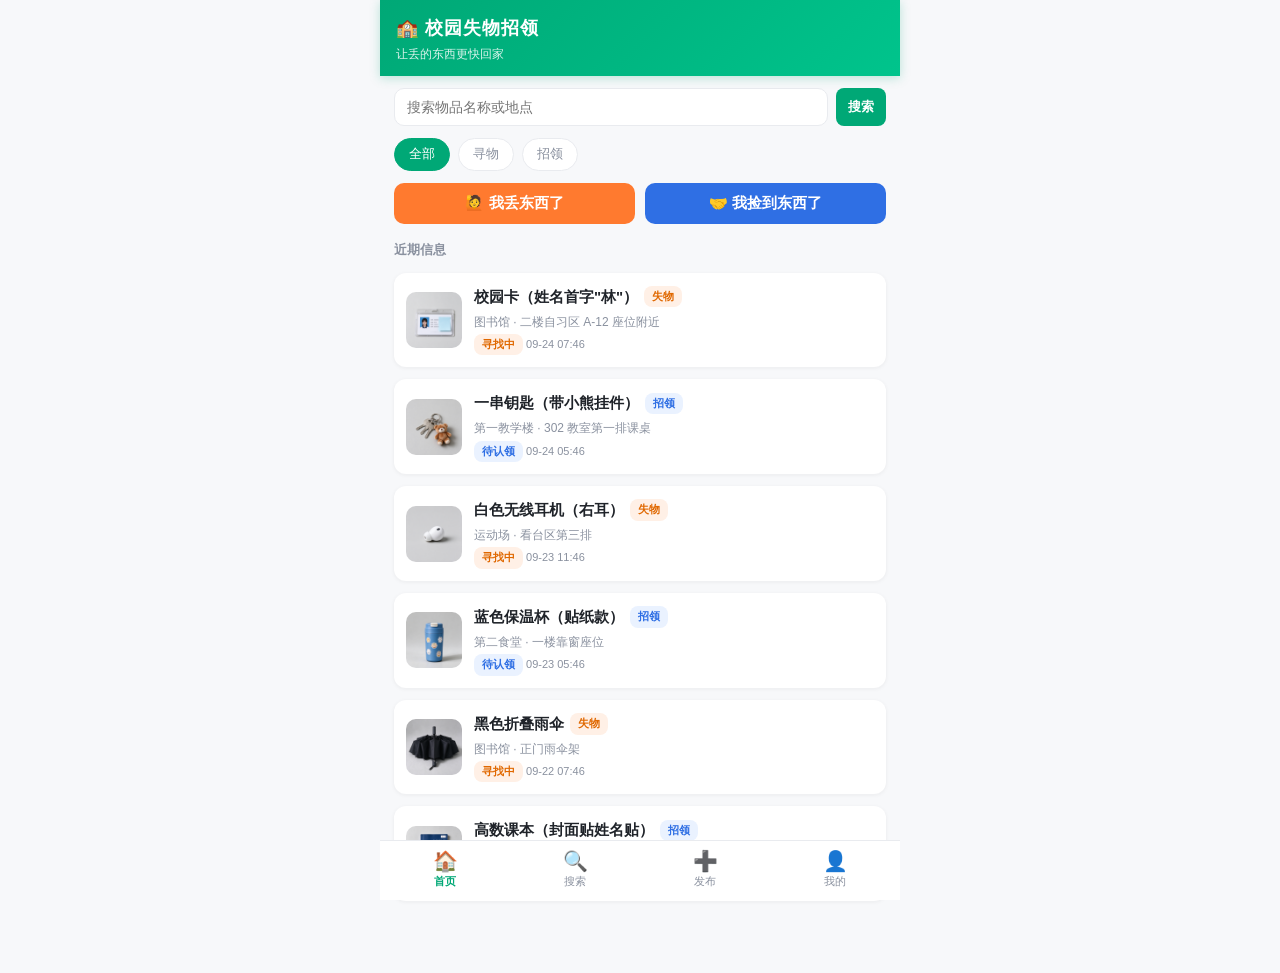
<file: index.html>
<!DOCTYPE html>
<html lang="zh-CN">
<head>
  <meta charset="UTF-8">
  <meta name="viewport" content="width=device-width, initial-scale=1">
  <title>校园失物招领</title>
  <link rel="stylesheet" href="css/style.css">
  <link rel="icon" type="image/svg+xml" href="data:image/svg+xml,%3Csvg xmlns='http://www.w3.org/2000/svg' viewBox='0 0 64 64'%3E%3Crect width='64' height='64' rx='14' fill='%2300A876'/%3E%3Ctext x='32' y='44' font-size='32' text-anchor='middle' fill='white'%3E%E6%8D%A1%3C/text%3E%3C/svg%3E">
</head>
<body>
  <!-- 视图容器：所有页面由 app.js 按 hash 路由渲染 -->
  <div class="app" id="view"></div>

  <!-- 脚本按依赖顺序加载：数据层 → 工具层 → 视图层 -->
  <script src="js/store.js"></script>
  <script src="js/utils.js"></script>
  <script src="js/app.js"></script>
</body>
</html>
</file>
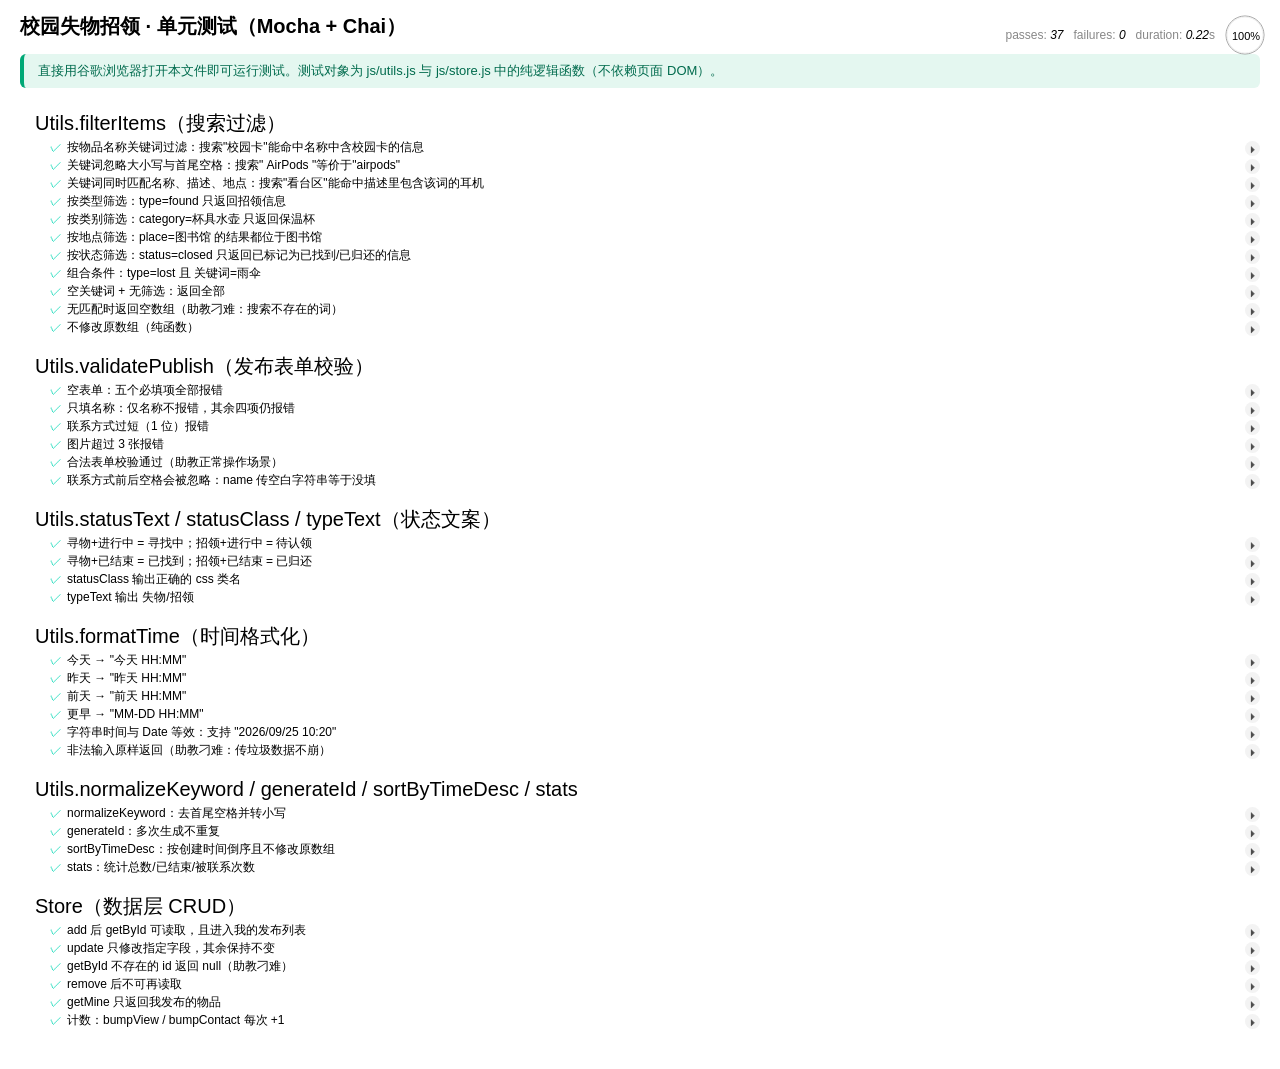
<file: test/test.html>
<!DOCTYPE html>
<html lang="zh-CN">
<head>
  <meta charset="UTF-8">
  <meta name="viewport" content="width=device-width, initial-scale=1">
  <title>校园失物招领 · 单元测试</title>
  <link rel="stylesheet" href="lib/mocha.css">
  <style>
    body { font-family: "Microsoft YaHei", sans-serif; padding: 0 20px 40px; }
    h1 { font-size: 20px; }
    .tip { background: #E4F7F0; border-left: 4px solid #00A876; padding: 8px 14px; border-radius: 6px; font-size: 13px; color: #006B4D; margin: 10px 0 20px; }
    #mocha { margin: 0; }
  </style>
</head>
<body>
  <h1>校园失物招领 · 单元测试（Mocha + Chai）</h1>
  <div class="tip">直接用谷歌浏览器打开本文件即可运行测试。测试对象为 js/utils.js 与 js/store.js 中的纯逻辑函数（不依赖页面 DOM）。</div>
  <div id="mocha"></div>

  <script src="lib/mocha.js"></script>
  <script src="lib/chai.min.js"></script>
  <script>mocha.setup('bdd');</script>

  <!-- 被测模块：数据层 + 工具层（不含视图层 app.js，保持纯逻辑可测） -->
  <script src="../js/store.js"></script>
  <script src="../js/utils.js"></script>

  <script>
  /* ============================================================
     测试数据构造思路：
     1) 以 Store 种子数据（6 条真实示例）为基线；
     2) 对每个函数补充边界输入：空字符串、空白、大小写混合、
        非法日期、超长/过短文本、空数组、不存在的 id 等；
     3) 针对"助教刁难"场景设计用例：搜索特殊词无结果、
        联系方式只有 1 位、图片 4 张、重复 id 等。
     ============================================================ */
  var assert = chai.assert;
  Store.init();               // 初始化种子数据（保证测试独立可运行）
  var SEED = Store.getAll();  // 种子数据

  /* ------------------------------------------------------------
     搜索过滤测试使用独立构造的 fixture 数据，不依赖 localStorage
     的真实状态（避免用户/助教手动操作过数据后导致用例失败）。
     ------------------------------------------------------------ */
  var FIX = [
    { id: 'f1', type: 'lost', name: '校园卡', category: '证件卡片', place: '图书馆', placeDetail: '二楼自习区', desc: '蓝色校园卡', status: 'open', createdAt: 5 },
    { id: 'f2', type: 'found', name: '白色无线耳机', category: '数码电子', place: '运动场', placeDetail: '看台区', desc: '白色 AirPods 风格无线耳机，右耳', status: 'open', createdAt: 4 },
    { id: 'f3', type: 'lost', name: '黑色折叠雨伞', category: '服饰箱包', place: '图书馆', placeDetail: '正门', desc: '自动伞', status: 'open', createdAt: 3 },
    { id: 'f4', type: 'found', name: '蓝色保温杯', category: '杯具水壶', place: '第二食堂', placeDetail: '靠窗座位', desc: '贴纸款', status: 'closed', createdAt: 2 },
    { id: 'f5', type: 'lost', name: '高数课本', category: '书籍文具', place: '第一教学楼', placeDetail: '302 教室', desc: '封面贴姓名贴', status: 'open', createdAt: 1 },
    { id: 'f6', type: 'found', name: '一串钥匙', category: '钥匙门禁', place: '宿舍区', placeDetail: '一楼大厅', desc: '小熊挂件', status: 'open', createdAt: 0 }
  ];

  describe('Utils.filterItems（搜索过滤）', function () {

    it('按物品名称关键词过滤：搜索"校园卡"能命中名称中含校园卡的信息', function () {
      var res = Utils.filterItems(FIX, { keyword: '校园卡' });
      assert.ok(res.length >= 1, '至少命中 1 条');
      res.forEach(function (it) { assert.match(it.name, /校园卡/); });
    });

    it('关键词忽略大小写与首尾空格：搜索"  AirPods  "等价于"airpods"', function () {
      var a = Utils.filterItems(FIX, { keyword: '  AirPods  ' });
      var b = Utils.filterItems(FIX, { keyword: 'airpods' });
      assert.deepEqual(a.map(function (x) { return x.id; }), b.map(function (x) { return x.id; }));
    });

    it('关键词同时匹配名称、描述、地点：搜索"看台区"能命中描述里包含该词的耳机', function () {
      var res = Utils.filterItems(FIX, { keyword: '看台区' });
      assert.ok(res.length >= 1);
      assert.equal(res[0].name, '白色无线耳机');
    });

    it('按类型筛选：type=found 只返回招领信息', function () {
      var res = Utils.filterItems(FIX, { type: 'found' });
      assert.ok(res.length > 0);
      res.forEach(function (it) { assert.equal(it.type, 'found'); });
    });

    it('按类别筛选：category=杯具水壶 只返回保温杯', function () {
      var res = Utils.filterItems(FIX, { category: '杯具水壶' });
      assert.equal(res.length, 1);
      assert.equal(res[0].name, '蓝色保温杯');
    });

    it('按地点筛选：place=图书馆 的结果都位于图书馆', function () {
      var res = Utils.filterItems(FIX, { place: '图书馆' });
      assert.ok(res.length >= 2);
      res.forEach(function (it) { assert.equal(it.place, '图书馆'); });
    });

    it('按状态筛选：status=closed 只返回已标记为已找到/已归还的信息', function () {
      var res = Utils.filterItems(FIX, { status: 'closed' });
      assert.equal(res.length, 1);
      assert.equal(res[0].id, 'f4');
      var open = Utils.filterItems(FIX, { status: 'open' });
      assert.equal(open.length, 5);
    });

    it('组合条件：type=lost 且 关键词=雨伞', function () {
      var res = Utils.filterItems(FIX, { type: 'lost', keyword: '雨伞' });
      assert.equal(res.length, 1);
      assert.equal(res[0].name, '黑色折叠雨伞');
    });

    it('空关键词 + 无筛选：返回全部', function () {
      var res = Utils.filterItems(FIX, { keyword: '' });
      assert.equal(res.length, FIX.length);
    });

    it('无匹配时返回空数组（助教刁难：搜索不存在的词）', function () {
      var res = Utils.filterItems(FIX, { keyword: '月球车' });
      assert.equal(res.length, 0);
    });

    it('不修改原数组（纯函数）', function () {
      var before = FIX.map(function (it) { return it.id; });
      Utils.filterItems(FIX, { keyword: '校园卡' });
      var after = FIX.map(function (it) { return it.id; });
      assert.deepEqual(before, after);
    });
  });

  describe('Utils.validatePublish（发布表单校验）', function () {

    it('空表单：五个必填项全部报错', function () {
      var res = Utils.validatePublish({ name: '', category: '', place: '', time: '', contact: '' });
      assert.equal(res.ok, false);
      ['name', 'category', 'place', 'time', 'contact'].forEach(function (f) {
        assert.ok(res.errors[f], '缺少 ' + f + ' 的报错');
      });
    });

    it('只填名称：仅名称不报错，其余四项仍报错', function () {
      var res = Utils.validatePublish({ name: '校园卡', category: '', place: '', time: '', contact: '' });
      assert.equal(res.ok, false);
      assert.equal(res.errors.name, undefined);
      assert.ok(res.errors.category && res.errors.place && res.errors.time && res.errors.contact);
    });

    it('联系方式过短（1 位）报错', function () {
      var res = Utils.validatePublish({ name: '校园卡', category: '证件卡片', place: '图书馆', time: '2026/10/01 10:00', contact: 'a' });
      assert.equal(res.ok, false);
      assert.match(res.errors.contact, /过短/);
    });

    it('图片超过 3 张报错', function () {
      var res = Utils.validatePublish({ name: '校园卡', category: '证件卡片', place: '图书馆', time: '2026/10/01 10:00', contact: '123456', images: [1, 2, 3, 4] });
      assert.equal(res.ok, false);
      assert.ok(res.errors.images);
    });

    it('合法表单校验通过（助教正常操作场景）', function () {
      var res = Utils.validatePublish({ name: '蓝色保温杯', category: '杯具水壶', place: '图书馆', time: '2026/10/01 10:00', contact: '13800002024', desc: '杯身有贴纸' });
      assert.equal(res.ok, true);
    });

    it('联系方式前后空格会被忽略：name 传空白字符串等于没填', function () {
      var res = Utils.validatePublish({ name: '   ', category: '证件卡片', place: '图书馆', time: 'x', contact: '13800002024' });
      assert.equal(res.ok, false);
      assert.ok(res.errors.name);
    });
  });

  describe('Utils.statusText / statusClass / typeText（状态文案）', function () {

    it('寻物+进行中 = 寻找中；招领+进行中 = 待认领', function () {
      assert.equal(Utils.statusText({ type: 'lost', status: 'open' }), '寻找中');
      assert.equal(Utils.statusText({ type: 'found', status: 'open' }), '待认领');
    });

    it('寻物+已结束 = 已找到；招领+已结束 = 已归还', function () {
      assert.equal(Utils.statusText({ type: 'lost', status: 'closed' }), '已找到');
      assert.equal(Utils.statusText({ type: 'found', status: 'closed' }), '已归还');
    });

    it('statusClass 输出正确的 css 类名', function () {
      assert.equal(Utils.statusClass({ type: 'lost', status: 'open' }), 'open lost');
      assert.equal(Utils.statusClass({ type: 'found', status: 'closed' }), 'closed');
    });

    it('typeText 输出 失物/招领', function () {
      assert.equal(Utils.typeText({ type: 'lost' }), '失物');
      assert.equal(Utils.typeText({ type: 'found' }), '招领');
    });
  });

  describe('Utils.formatTime（时间格式化）', function () {

    var now = new Date(2026, 9, 8, 14, 0); // 2026-10-08 14:00

    it('今天 → "今天 HH:MM"', function () {
      assert.equal(Utils.formatTime(new Date(2026, 9, 8, 9, 5), now), '今天 09:05');
    });

    it('昨天 → "昨天 HH:MM"', function () {
      assert.equal(Utils.formatTime(new Date(2026, 9, 7, 16, 30), now), '昨天 16:30');
    });

    it('前天 → "前天 HH:MM"', function () {
      assert.equal(Utils.formatTime(new Date(2026, 9, 6, 12, 0), now), '前天 12:00');
    });

    it('更早 → "MM-DD HH:MM"', function () {
      assert.equal(Utils.formatTime(new Date(2026, 8, 23, 9, 15), now), '09-23 09:15');
    });

    it('字符串时间与 Date 等效：支持 "2026/09/25 10:20"', function () {
      assert.equal(Utils.formatTime('2026/09/25 10:20', now), '09-25 10:20');
    });

    it('非法输入原样返回（助教刁难：传垃圾数据不崩）', function () {
      assert.equal(Utils.formatTime('not-a-date', now), 'not-a-date');
      assert.equal(Utils.formatTime(null, now), '');
    });
  });

  describe('Utils.normalizeKeyword / generateId / sortByTimeDesc / stats', function () {

    it('normalizeKeyword：去首尾空格并转小写', function () {
      assert.equal(Utils.normalizeKeyword('  AirPods  '), 'airpods');
      assert.equal(Utils.normalizeKeyword(undefined), '');
    });

    it('generateId：多次生成不重复', function () {
      var ids = {};
      for (var i = 0; i < 200; i++) {
        var id = Utils.generateId();
        assert.ok(!ids[id], 'ID 重复: ' + id);
        ids[id] = 1;
      }
    });

    it('sortByTimeDesc：按创建时间倒序且不修改原数组', function () {
      var arr = [{ createdAt: 1 }, { createdAt: 3 }, { createdAt: 2 }];
      var sorted = Utils.sortByTimeDesc(arr);
      assert.deepEqual(sorted.map(function (x) { return x.createdAt; }), [3, 2, 1]);
      assert.deepEqual(arr.map(function (x) { return x.createdAt; }), [1, 3, 2]);
    });

    it('stats：统计总数/已结束/被联系次数', function () {
      var s = Utils.stats([
        { status: 'closed', contacts: 2 },
        { status: 'open', contacts: 1 },
        { status: 'closed', contacts: 0 }
      ]);
      assert.deepEqual(s, { total: 3, closed: 2, helped: 3 });
    });
  });

  describe('Store（数据层 CRUD）', function () {

    it('add 后 getById 可读取，且进入我的发布列表', function () {
      var item = { id: 't1', type: 'lost', name: '测试物品', category: '书籍文具', place: '体育馆', time: 'x', contact: '12345', status: 'open', createdAt: Date.now(), images: [] };
      Store.add(item);
      assert.equal(Store.getById('t1').name, '测试物品');
      assert.ok(Store.isMine('t1'));
      Store.remove('t1');
    });

    it('update 只修改指定字段，其余保持不变', function () {
      var before = Store.getById('seed2');
      Store.update('seed2', { status: 'closed' });
      var after = Store.getById('seed2');
      assert.equal(after.status, 'closed');
      assert.equal(after.name, before.name);
      Store.update('seed2', { status: 'open' });
    });

    it('getById 不存在的 id 返回 null（助教刁难）', function () {
      assert.equal(Store.getById('no-such-id'), null);
    });

    it('remove 后不可再读取', function () {
      Store.add({ id: 't2', type: 'lost', name: '待删除', category: '书籍文具', place: 'x', time: 'x', contact: 'x', status: 'open', createdAt: Date.now(), images: [] });
      Store.remove('t2');
      assert.equal(Store.getById('t2'), null);
    });

    it('getMine 只返回我发布的物品', function () {
      var mine = Store.getMine();
      assert.ok(mine.length >= 1);
      mine.forEach(function (it) { assert.equal(Store.isMine(it.id), true); });
    });

    it('计数：bumpView / bumpContact 每次 +1', function () {
      var before = Store.getById('seed3').views;
      Store.bumpView('seed3');
      assert.equal(Store.getById('seed3').views, before + 1);
    });
  });

  mocha.checkLeaks();
  mocha.run();
  </script>
</body>
</html>
</file>
<file: css/style.css>
/* ============================================================
   校园失物招领 · 全局样式
   主色 #00A876 ｜ 寻物橙 #FF7A2F ｜ 招领蓝 #2F6FE4
   背景浅灰 #F7F8FA，卡片白底，圆角轻阴影
   ============================================================ */
* { margin: 0; padding: 0; box-sizing: border-box; -webkit-tap-highlight-color: transparent; }

:root {
  --green: #00A876;
  --green-dark: #00895f;
  --green-light: #E4F7F0;
  --orange: #FF7A2F;
  --orange-bg: #FFF0E6;
  --orange-deep: #E06800;
  --blue: #2F6FE4;
  --blue-bg: #EAF2FF;
  --red: #E5484D;
  --text: #1F2329;
  --text-2: #8A919F;
  --border: #E9EBEF;
  --bg: #F7F8FA;
  --card: #FFFFFF;
}

html, body { height: 100%; }

body {
  font-family: "PingFang SC", "Microsoft YaHei", "Helvetica Neue", Arial, sans-serif;
  background: var(--bg);
  color: var(--text);
  font-size: 15px;
  line-height: 1.6;
}

/* ---------- App 容器：居中限宽，像手机应用 ---------- */
.app {
  max-width: 520px;
  margin: 0 auto;
  min-height: 100vh;
  background: var(--bg);
  position: relative;
  padding-bottom: 72px;
}

/* ---------- 顶栏 ---------- */
.topbar {
  position: sticky;
  top: 0;
  z-index: 50;
  background: linear-gradient(135deg, #00A876, #00c48c);
  color: #fff;
  padding: 14px 16px 12px;
  box-shadow: 0 2px 10px rgba(0,168,118,.25);
}
.topbar h1 { font-size: 18px; font-weight: 700; letter-spacing: 1px; }
.topbar .sub { font-size: 12px; opacity: .85; margin-top: 2px; }

/* ---------- 卡片 ---------- */
.card {
  background: var(--card);
  border-radius: 12px;
  box-shadow: 0 1px 4px rgba(31,35,41,.06);
  padding: 14px;
  margin: 12px 14px 0;
}

/* ---------- 标签胶囊 ---------- */
.chip {
  display: inline-block;
  font-size: 11px;
  padding: 2px 8px;
  border-radius: 8px;
  font-weight: 600;
  white-space: nowrap;
}
.chip.lost { background: var(--orange-bg); color: var(--orange-deep); }
.chip.found { background: var(--blue-bg); color: var(--blue); }
.chip.open.lost { background: var(--orange-bg); color: var(--orange-deep); }
.chip.open.found { background: var(--blue-bg); color: var(--blue); }
.chip.closed { background: #EDEEF0; color: #6B7280; }

/* ---------- 筛选胶囊组 ---------- */
.filter-row { display: flex; gap: 8px; flex-wrap: wrap; margin: 12px 14px 0; }
.filter-pill {
  font-size: 13px; padding: 5px 14px; border-radius: 999px;
  background: #fff; border: 1px solid var(--border); color: var(--text-2);
  cursor: pointer; user-select: none;
}
.filter-pill.active { background: var(--green); border-color: var(--green); color: #fff; }

/* ---------- 物品列表 ---------- */
.item-list { margin-top: 4px; }
.item-card {
  display: flex; gap: 12px; align-items: center;
  background: var(--card); border-radius: 12px; box-shadow: 0 1px 4px rgba(31,35,41,.06);
  padding: 12px; margin: 12px 14px 0; cursor: pointer;
  transition: transform .08s ease;
}
.item-card:active { transform: scale(.99); }
.item-thumb {
  width: 56px; height: 56px; border-radius: 10px; object-fit: cover;
  background: #F0F2F5; flex-shrink: 0;
}
.item-thumb.ph { display:flex; align-items:center; justify-content:center; font-size:24px; }
.item-main { flex: 1; min-width: 0; }
.item-name { font-size: 15px; font-weight: 600; display: flex; align-items: center; gap: 6px; }
.item-meta { font-size: 12px; color: var(--text-2); margin-top: 4px; }
.item-status { font-size: 11px; color: var(--text-2); margin-top: 2px; }

/* ---------- 按钮 ---------- */
.btn {
  display: inline-flex; align-items: center; justify-content: center; gap: 6px;
  border: none; border-radius: 10px; font-size: 15px; font-weight: 600;
  padding: 11px 18px; cursor: pointer; transition: opacity .12s ease;
}
.btn:active { opacity: .8; }
.btn-primary { background: var(--green); color: #fff; }
.btn-primary:hover { background: var(--green-dark); }
.btn-ghost { background: #F0F1F3; color: var(--text-2); }
.btn-orange { background: var(--orange); color: #fff; }
.btn-blue { background: var(--blue); color: #fff; }
.btn-block { width: 100%; }
.btn-sm { font-size: 13px; padding: 6px 12px; border-radius: 8px; }

/* ---------- 双发布按钮 ---------- */
.double-actions { display: flex; gap: 10px; margin: 12px 14px 0; }
.double-actions .btn { flex: 1; }

/* ---------- 搜索框 ---------- */
.search-bar { display: flex; gap: 8px; margin: 12px 14px 0; }
.search-bar input {
  flex: 1; border: 1px solid var(--border); border-radius: 10px;
  padding: 10px 12px; font-size: 14px; background: #fff; outline: none;
}
.search-bar input:focus { border-color: var(--green); }

/* ---------- 表单 ---------- */
.form-group { margin-bottom: 14px; }
.form-label { font-size: 13px; font-weight: 600; margin-bottom: 6px; display: block; }
.form-label .req { color: var(--red); margin-left: 2px; }
.form-hint { font-size: 11px; color: var(--text-2); margin-top: 4px; }
.form-input, .form-textarea, .form-select {
  width: 100%; border: 1px solid var(--border); border-radius: 10px;
  padding: 10px 12px; font-size: 14px; background: #fff; outline: none; font-family: inherit;
}
.form-input:focus, .form-textarea:focus { border-color: var(--green); }
.form-textarea { min-height: 84px; resize: vertical; }
.form-input.error, .form-textarea.error { border-color: var(--red); background: #FFF7F7; }
.error-msg { font-size: 11px; color: var(--red); margin-top: 4px; display: none; }
.error-msg.show { display: block; }

/* 类别 / 地点选择 */
.option-pills { display: flex; flex-wrap: wrap; gap: 8px; }
.option-pill {
  font-size: 13px; padding: 6px 12px; border-radius: 999px;
  background: #F4F5F7; color: var(--text-2); cursor: pointer; border: 1px solid transparent;
  user-select: none;
}
.option-pill.active { background: var(--green-light); color: var(--green-dark); border-color: var(--green); font-weight: 600; }

/* 图片上传 */
.img-uploader { display: flex; gap: 10px; flex-wrap: wrap; }
.img-box {
  width: 68px; height: 68px; border-radius: 10px; overflow: hidden;
  position: relative; background: #F4F5F7; flex-shrink: 0;
}
.img-box img { width: 100%; height: 100%; object-fit: cover; }
.img-box .del {
  position: absolute; right: 2px; top: 2px; width: 18px; height: 18px; line-height: 16px;
  text-align: center; background: rgba(0,0,0,.55); color: #fff; border-radius: 50%;
  font-size: 12px; cursor: pointer;
}
.img-add {
  width: 68px; height: 68px; border-radius: 10px; border: 1.5px dashed #C9CDD4;
  display: flex; align-items: center; justify-content: center;
  font-size: 24px; color: var(--text-2); cursor: pointer; flex-shrink: 0;
}

/* ---------- 详情页 ---------- */
.detail-img {
  width: 100%; height: 220px; object-fit: cover; border-radius: 12px;
  background: var(--green-light); display: block;
}
.detail-tags { display: flex; gap: 8px; align-items: center; margin-top: 10px; }
.detail-view { font-size: 12px; color: var(--text-2); margin-left: auto; }
.info-row { display: flex; padding: 8px 0; border-bottom: 1px dashed var(--border); font-size: 14px; }
.info-row:last-child { border-bottom: none; }
.info-row .k { width: 76px; color: var(--text-2); flex-shrink: 0; }
.info-row .v { flex: 1; word-break: break-all; }
.contact-box {
  background: var(--green-light); border: 1px solid rgba(0,168,118,.35);
  border-radius: 10px; padding: 12px; margin-top: 10px;
}
.contact-box .line { font-size: 14px; margin: 4px 0; display: flex; justify-content: space-between; align-items: center; }

/* ---------- 弹窗 ---------- */
.modal-mask {
  position: fixed; inset: 0; background: rgba(15,18,22,.45); z-index: 100;
  display: none; align-items: center; justify-content: center;
}
.modal-mask.show { display: flex; }
.modal {
  width: calc(100% - 56px); max-width: 340px; background: #fff; border-radius: 18px;
  padding: 22px 20px; text-align: center; animation: pop .16s ease;
}
@keyframes pop { from { transform: scale(.94); opacity: 0; } to { transform: scale(1); opacity: 1; } }
.modal h3 { font-size: 17px; margin-bottom: 8px; }
.modal p { font-size: 13px; color: var(--text-2); margin-bottom: 16px; }
.modal .btn-row { display: flex; gap: 10px; }
.modal .btn-row .btn { flex: 1; }

/* toast */
.toast {
  position: fixed; left: 50%; bottom: 96px; transform: translateX(-50%) translateY(20px);
  background: rgba(31,35,41,.92); color: #fff; font-size: 13px;
  padding: 10px 18px; border-radius: 999px; z-index: 200;
  opacity: 0; pointer-events: none; transition: all .25s ease; white-space: nowrap;
}
.toast.show { opacity: 1; transform: translateX(-50%) translateY(0); }

/* ---------- 我的发布 ---------- */
.profile-card { display: flex; align-items: center; gap: 12px; }
.avatar {
  width: 48px; height: 48px; border-radius: 50%;
  background: linear-gradient(135deg, #00A876, #00c48c);
  color: #fff; font-size: 20px; font-weight: 700;
  display: flex; align-items: center; justify-content: center;
}
.badge-verify {
  display: inline-block; font-size: 10px; color: var(--green-dark);
  background: var(--green-light); border: 1px solid rgba(0,168,118,.4);
  padding: 1px 6px; border-radius: 6px; margin-left: 6px;
}
.stats-row { display: flex; text-align: center; padding: 14px 0 6px; }
.stats-row .stat { flex: 1; }
.stats-row .num { font-size: 20px; font-weight: 700; }
.stats-row .lbl { font-size: 11px; color: var(--text-2); }

/* 我的发布操作按钮 */
.my-ops { display: flex; gap: 8px; margin-top: 8px; }

/* ---------- 底部导航 ---------- */
.tabbar {
  position: fixed; bottom: 0; left: 50%; transform: translateX(-50%);
  width: 100%; max-width: 520px; height: 60px;
  background: #fff; border-top: 1px solid var(--border);
  display: flex; z-index: 60;
}
.tabbar .tab {
  flex: 1; display: flex; flex-direction: column; align-items: center; justify-content: center;
  gap: 2px; font-size: 11px; color: var(--text-2); cursor: pointer; user-select: none;
}
.tabbar .tab .ico { font-size: 20px; line-height: 1; }
.tabbar .tab.active { color: var(--green); font-weight: 600; }

/* ---------- 空态 ---------- */
.empty {
  text-align: center; padding: 60px 20px; color: var(--text-2);
}
.empty .big { font-size: 44px; margin-bottom: 10px; }
.empty p { font-size: 14px; }
.empty .sub { font-size: 12px; margin-top: 4px; }

/* ---------- 工具 ---------- */
.section-title { font-size: 13px; font-weight: 700; color: var(--text-2); margin: 16px 14px 0; }
.hidden { display: none !important; }
</file>
<file: test/lib/mocha.css>
@charset "utf-8";

:root {
  --mocha-color: #000;
  --mocha-bg-color: #fff;
  --mocha-pass-icon-color: #00d6b2;
  --mocha-pass-color: #fff;
  --mocha-pass-shadow-color: rgba(0,0,0,.2);
  --mocha-pass-mediump-color: #c09853;
  --mocha-pass-slow-color: #b94a48;
  --mocha-test-pending-color: #0b97c4;
  --mocha-test-pending-icon-color: #0b97c4;
  --mocha-test-fail-color: #c00;
  --mocha-test-fail-icon-color: #c00;
  --mocha-test-fail-pre-color: #000;
  --mocha-test-fail-pre-error-color: #c00;
  --mocha-test-html-error-color: #000;
  --mocha-box-shadow-color: #eee;
  --mocha-box-bottom-color: #ddd;
  --mocha-test-replay-color: #000;
  --mocha-test-replay-bg-color: #eee;
  --mocha-stats-color: #888;
  --mocha-stats-em-color: #000;
  --mocha-stats-hover-color: #eee;
  --mocha-error-color: #c00;

  --mocha-code-comment:  #ddd;
  --mocha-code-init: #2f6fad;
  --mocha-code-string: #5890ad;
  --mocha-code-keyword: #8a6343;
  --mocha-code-number: #2f6fad;
}

@media (prefers-color-scheme: dark) {
  :root {
     --mocha-color: #fff;
     --mocha-bg-color: #222;
     --mocha-pass-icon-color: #00d6b2;
     --mocha-pass-color: #222;
     --mocha-pass-shadow-color: rgba(255,255,255,.2);
     --mocha-pass-mediump-color: #f1be67;
     --mocha-pass-slow-color: #f49896;
     --mocha-test-pending-color: #0b97c4;
     --mocha-test-pending-icon-color: #0b97c4;
     --mocha-test-fail-color: #f44;
     --mocha-test-fail-icon-color: #f44;
     --mocha-test-fail-pre-color: #fff;
     --mocha-test-fail-pre-error-color: #f44;
     --mocha-test-html-error-color: #fff;
     --mocha-box-shadow-color: #444;
     --mocha-box-bottom-color: #555;
     --mocha-test-replay-color: #fff;
     --mocha-test-replay-bg-color: #444;
     --mocha-stats-color: #aaa;
     --mocha-stats-em-color: #fff;
     --mocha-stats-hover-color: #444;
     --mocha-error-color: #f44;

     --mocha-code-comment: #ddd;
     --mocha-code-init: #9cc7f1;
     --mocha-code-string: #80d4ff;
     --mocha-code-keyword: #e3a470;
     --mocha-code-number: #4ca7ff;
  }
}

body {
  margin:0;
  background-color: var(--mocha-bg-color);
  color: var(--mocha-color);
}

#mocha {
  font: 20px/1.5 "Helvetica Neue", Helvetica, Arial, sans-serif;
  margin: 60px 50px;
}

#mocha ul,
#mocha li {
  margin: 0;
  padding: 0;
}

#mocha ul {
  list-style: none;
}

#mocha h1,
#mocha h2 {
  margin: 0;
}

#mocha h1 {
  margin-top: 15px;
  font-size: 1em;
  font-weight: 200;
}

#mocha h1 a {
  text-decoration: none;
  color: inherit;
}

#mocha h1 a:hover {
  text-decoration: underline;
}

#mocha .suite .suite h1 {
  margin-top: 0;
  font-size: .8em;
}

#mocha .hidden {
  display: none;
}

#mocha h2 {
  font-size: 12px;
  font-weight: normal;
  cursor: pointer;
}

#mocha .suite {
  margin-left: 15px;
}

#mocha .test {
  margin-left: 15px;
  overflow: hidden;
}

#mocha .test.pending:hover h2::after {
  content: '(pending)';
  font-family: arial, sans-serif;
}

#mocha .test.pass.medium .duration {
  background: var(--mocha-pass-mediump-color);
}

#mocha .test.pass.slow .duration {
  background: var(--mocha-pass-slow-color);
}

#mocha .test.pass::before {
  content: '✓';
  font-size: 12px;
  display: block;
  float: left;
  margin-right: 5px;
  color: var(--mocha-pass-icon-color);
}

#mocha .test.pass .duration {
  font-size: 9px;
  margin-left: 5px;
  padding: 2px 5px;
  color: var(--mocha-pass-color);
  -webkit-box-shadow: inset 0 1px 1px var(--mocha-pass-shadow-color);
  -moz-box-shadow: inset 0 1px 1px var(--mocha-pass-shadow-color);
  box-shadow: inset 0 1px 1px var(--mocha-pass-shadow-color);
  -webkit-border-radius: 5px;
  -moz-border-radius: 5px;
  -ms-border-radius: 5px;
  -o-border-radius: 5px;
  border-radius: 5px;
}

#mocha .test.pass.fast .duration {
  display: none;
}

#mocha .test.pending {
  color: var(--mocha-test-pending-color);
}

#mocha .test.pending::before {
  content: '◦';
  color: var(--mocha-test-pending-icon-color);
}

#mocha .test.fail {
  color: var(--mocha-test-fail-color);
}

#mocha .test.fail pre {
  color: var(--mocha-test-fail-pre-color);
}

#mocha .test.fail::before {
  content: '✖';
  font-size: 12px;
  display: block;
  float: left;
  margin-right: 5px;
  color: var(--mocha-test-fail-icon-color);
}

#mocha .test pre.error {
  color: var(--mocha-test-fail-pre-error-color);
  max-height: 300px;
  overflow: auto;
}

#mocha .test .html-error {
  overflow: auto;
  color: var(--mocha-test-html-error-color);
  display: block;
  float: left;
  clear: left;
  font: 12px/1.5 monaco, monospace;
  margin: 5px;
  padding: 15px;
  border: 1px solid var(--mocha-box-shadow-color);
  max-width: 85%; /*(1)*/
  max-width: -webkit-calc(100% - 42px);
  max-width: -moz-calc(100% - 42px);
  max-width: calc(100% - 42px); /*(2)*/
  max-height: 300px;
  word-wrap: break-word;
  border-bottom-color: var(--mocha-box-bottom-color);
  -webkit-box-shadow: 0 1px 3px var(--mocha-box-shadow-color);
  -moz-box-shadow: 0 1px 3px var(--mocha-box-shadow-color);
  box-shadow: 0 1px 3px var(--mocha-box-shadow-color);
  -webkit-border-radius: 3px;
  -moz-border-radius: 3px;
  border-radius: 3px;
}

#mocha .test .html-error pre.error {
  border: none;
  -webkit-border-radius: 0;
  -moz-border-radius: 0;
  border-radius: 0;
  -webkit-box-shadow: 0;
  -moz-box-shadow: 0;
  box-shadow: 0;
  padding: 0;
  margin: 0;
  margin-top: 18px;
  max-height: none;
}

/**
 * (1): approximate for browsers not supporting calc
 * (2): 42 = 2*15 + 2*10 + 2*1 (padding + margin + border)
 *      ^^ seriously
 */
#mocha .test pre {
  display: block;
  float: left;
  clear: left;
  font: 12px/1.5 monaco, monospace;
  margin: 5px;
  padding: 15px;
  border: 1px solid var(--mocha-box-shadow-color);
  max-width: 85%; /*(1)*/
  max-width: -webkit-calc(100% - 42px);
  max-width: -moz-calc(100% - 42px);
  max-width: calc(100% - 42px); /*(2)*/
  word-wrap: break-word;
  border-bottom-color: var(--mocha-box-bottom-color);
  -webkit-box-shadow: 0 1px 3px var(--mocha-box-shadow-color);
  -moz-box-shadow: 0 1px 3px var(--mocha-box-shadow-color);
  box-shadow: 0 1px 3px var(--mocha-box-shadow-color);
  -webkit-border-radius: 3px;
  -moz-border-radius: 3px;
  border-radius: 3px;
}

#mocha .test h2 {
  position: relative;
}

#mocha .test a.replay {
  position: absolute;
  top: 3px;
  right: 0;
  text-decoration: none;
  vertical-align: middle;
  display: block;
  width: 15px;
  height: 15px;
  line-height: 15px;
  text-align: center;
  background: var(--mocha-test-replay-bg-color);
  font-size: 15px;
  -webkit-border-radius: 15px;
  -moz-border-radius: 15px;
  border-radius: 15px;
  -webkit-transition:opacity 200ms;
  -moz-transition:opacity 200ms;
  -o-transition:opacity 200ms;
  transition: opacity 200ms;
  opacity: 0.7;
  color: var(--mocha-test-replay-color);
}

#mocha .test:hover a.replay {
  box-shadow: 0 0 1px inset var(--mocha-test-replay-color);
  opacity: 1;
}

#mocha-report.pass .test.fail {
  display: none;
}

#mocha-report.fail .test.pass {
  display: none;
}

#mocha-report.pending .test.pass,
#mocha-report.pending .test.fail {
  display: none;
}
#mocha-report.pending .test.pass.pending {
  display: block;
}

#mocha-error {
  color: var(--mocha-error-color);
  font-size: 1.5em;
  font-weight: 100;
  letter-spacing: 1px;
}

#mocha-stats {
  position: fixed;
  top: 15px;
  right: 10px;
  font-size: 12px;
  margin: 0;
  color: var(--mocha-stats-color);
  z-index: 1;
}

#mocha-stats .progress {
  float: right;
  padding-top: 0;

  /**
   * Set safe initial values, so mochas .progress does not inherit these
   * properties from Bootstrap .progress (which causes .progress height to
   * equal line height set in Bootstrap).
   */
  height: auto;
  -webkit-box-shadow: none;
  -moz-box-shadow: none;
  box-shadow: none;
  background-color: initial;
}

#mocha-stats em {
  color: var(--mocha-stats-em-color);
}

#mocha-stats a {
  text-decoration: none;
  color: inherit;
}

#mocha-stats a:hover {
  border-bottom: 1px solid var(--mocha-stats-hover-color);
}

#mocha-stats li {
  display: inline-block;
  margin: 0 5px;
  list-style: none;
  padding-top: 11px;
}

#mocha-stats canvas {
  width: 40px;
  height: 40px;
}

#mocha code .comment { color: var(--mocha-code-comment); }
#mocha code .init { color: var(--mocha-code-init); }
#mocha code .string { color: var(--mocha-code-string); }
#mocha code .keyword { color: var(--mocha-code-keyword); }
#mocha code .number { color: var(--mocha-code-number); }

@media screen and (max-device-width: 480px) {
  #mocha {
    margin: 60px 0px;
  }

  #mocha #stats {
    position: absolute;
  }
}
</file>
